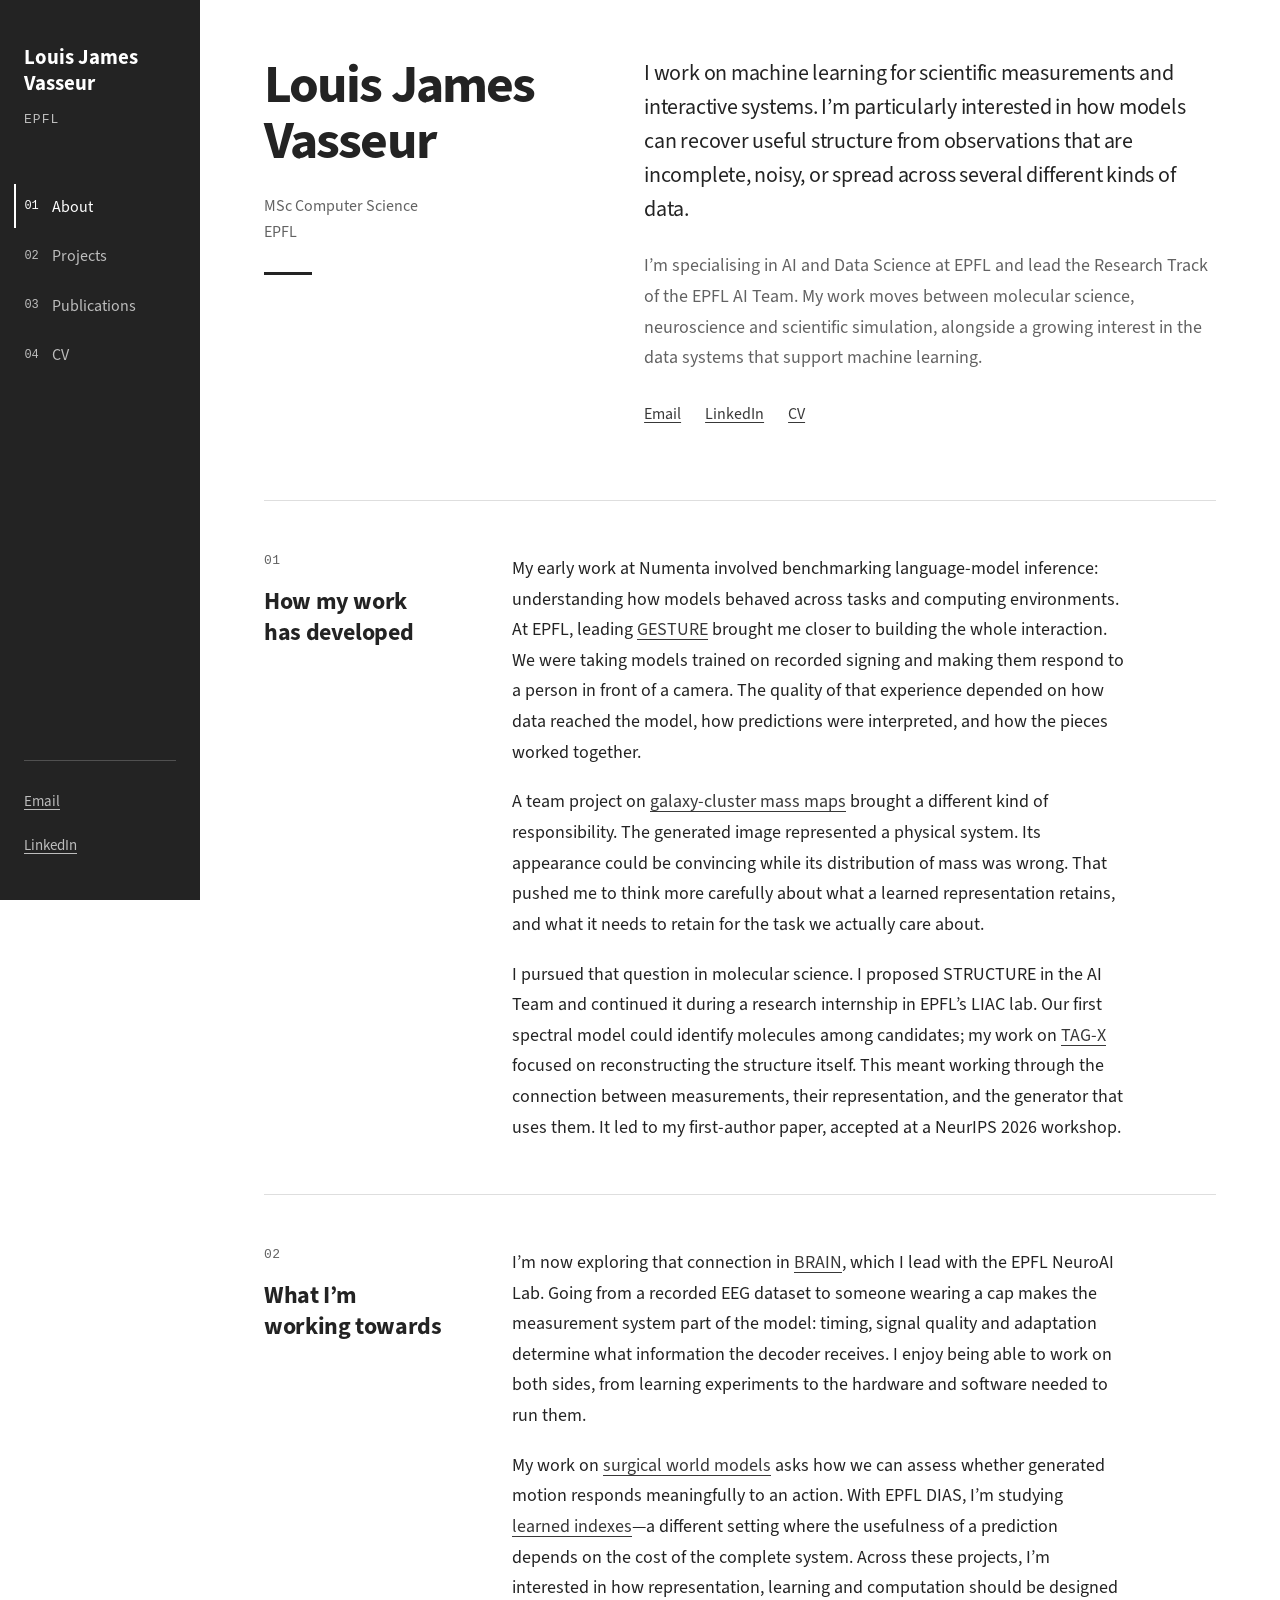
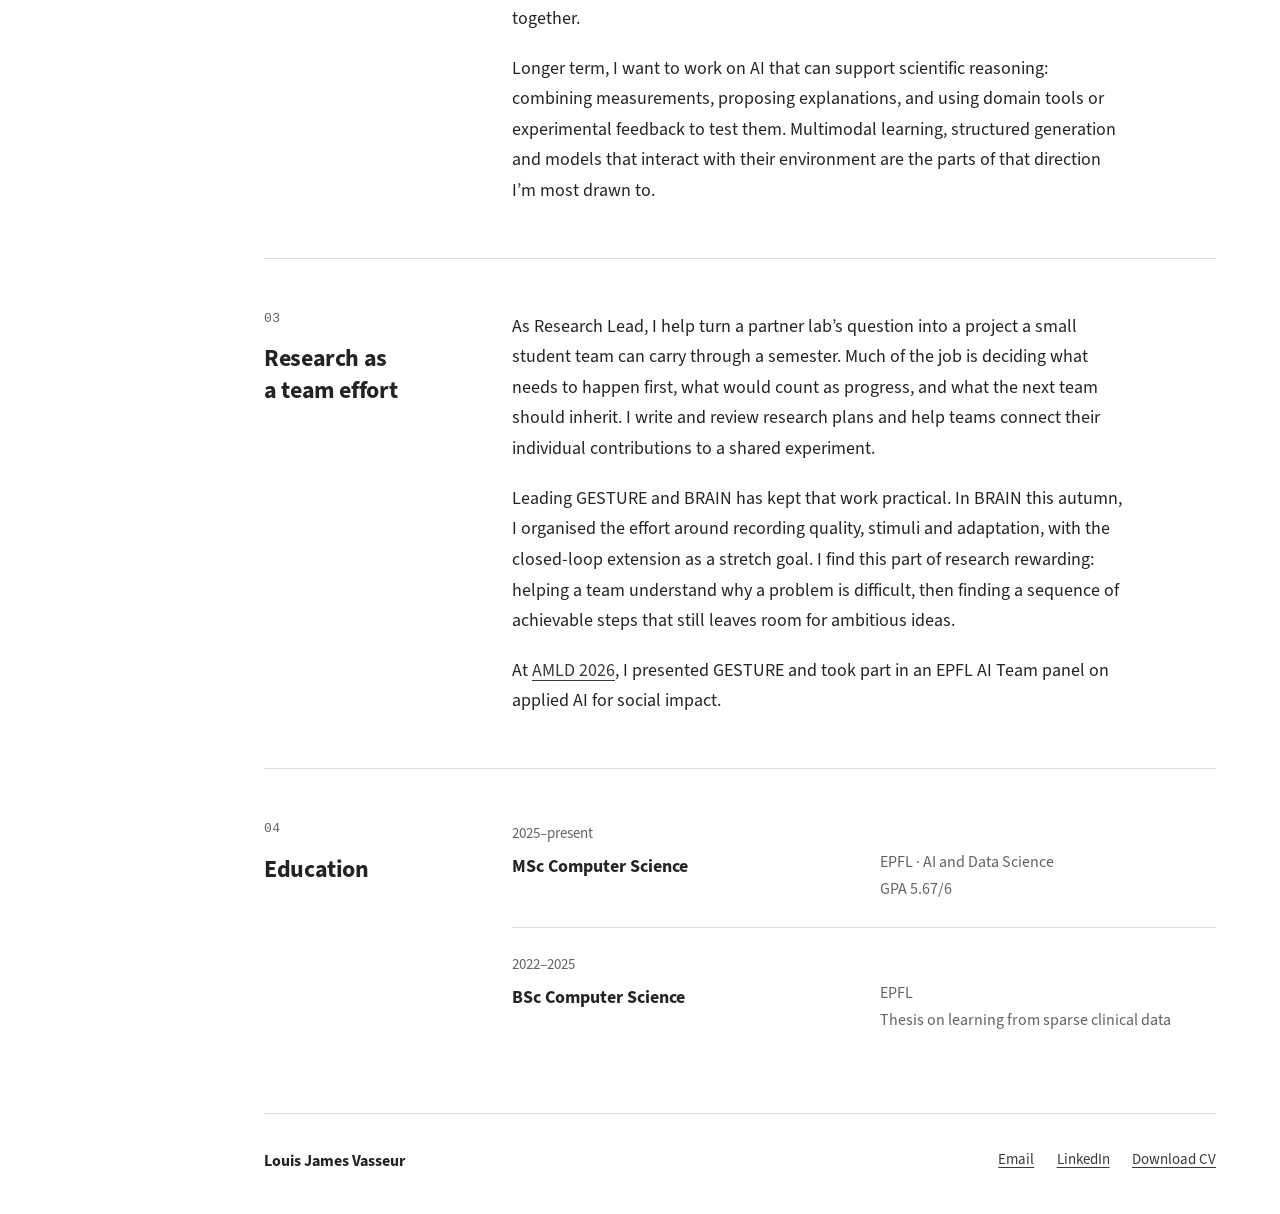
<file: index.html>
<!doctype html>
<html lang="en">
<head>
  <meta charset="utf-8">
  <meta name="viewport" content="width=device-width, initial-scale=1">
  <meta name="description" content="Louis James Vasseur is an MSc student at EPFL working on machine learning for science, multimodal learning and research systems.">
  <meta name="author" content="Louis James Vasseur">
  <meta name="theme-color" content="#ffffff">
  <meta property="og:type" content="website">
  <meta property="og:title" content="About · Louis James Vasseur">
  <meta property="og:description" content="Louis James Vasseur is an MSc student at EPFL working on machine learning for science, multimodal learning and research systems.">
  <title>About · Louis James Vasseur</title>
  <link rel="icon" type="image/svg+xml" href="data:image/svg+xml,%3Csvg xmlns='http://www.w3.org/2000/svg' viewBox='0 0 32 32'%3E%3Crect width='32' height='32' rx='3' fill='%23232323'/%3E%3Ctext x='8' y='24' font-family='Arial' font-size='24' fill='white'%3EL%3C/text%3E%3C/svg%3E">
  <link rel="stylesheet" href="style.css?v=36277647c4">
</head>
<body class="page-index">
  <a class="skip" href="#content">Skip to content</a>
  <div class="site">
    <header class="site-header">
      <a class="name" href="index.html"><span class="brand-name">Louis James<br>Vasseur</span><span class="affiliation">EPFL</span></a>
      <nav aria-label="Main navigation"><a href="index.html" aria-current="page">About</a><a href="projects.html">Projects</a><a href="publications.html">Publications</a><a href="LouisJamesVasseurCV.pdf">CV</a></nav>
      <div class="rail-contact"><a href="mailto:louis.vasseur@epfl.ch">Email</a><a href="https://www.linkedin.com/in/louis-james-vasseur-9b9a8928a/">LinkedIn</a></div>
    </header>
    <main id="content" tabindex="-1">
      <section class="profile-intro" aria-labelledby="about-title">
        <header class="profile-heading">
          <h1 id="about-title"><span class="given-name">Louis James</span> <span class="family-name">Vasseur</span></h1>
          <p class="subtitle">MSc Computer Science <span>EPFL</span></p>
          
        </header>
        <div class="profile-copy">
          <p class="lead">I work on machine learning for scientific measurements and interactive systems. I’m particularly interested in how models can recover useful structure from observations that are incomplete, noisy, or spread across several different kinds of data.</p>
          <p>I’m specialising in AI and Data Science at EPFL and lead the Research Track of the EPFL AI Team. My work moves between molecular science, neuroscience and scientific simulation, alongside a growing interest in the data systems that support machine learning.</p>
          <p class="contact-line"><a href="mailto:louis.vasseur@epfl.ch">Email</a><a href="https://www.linkedin.com/in/louis-james-vasseur-9b9a8928a/">LinkedIn</a><a href="LouisJamesVasseurCV.pdf">CV</a></p>
        </div>
      </section>

      <section class="narrative-section" aria-labelledby="path-title">
        <h2 id="path-title"><span class="section-no" aria-hidden="true">01</span>How my work has developed</h2>
        <div class="prose">
          <p>My early work at Numenta involved benchmarking language-model inference: understanding how models behaved across tasks and computing environments. At EPFL, leading <a href="projects.html#gesture">GESTURE</a> brought me closer to building the whole interaction. We were taking models trained on recorded signing and making them respond to a person in front of a camera. The quality of that experience depended on how data reached the model, how predictions were interpreted, and how the pieces worked together.</p>
          <p>A team project on <a href="projects.html#dark-matter">galaxy-cluster mass maps</a> brought a different kind of responsibility. The generated image represented a physical system. Its appearance could be convincing while its distribution of mass was wrong. That pushed me to think more carefully about what a learned representation retains, and what it needs to retain for the task we actually care about.</p>
          <p>I pursued that question in molecular science. I proposed STRUCTURE in the AI Team and continued it during a research internship in EPFL’s LIAC lab. Our first spectral model could identify molecules among candidates; my work on <a href="projects.html#tag-x">TAG-X</a> focused on reconstructing the structure itself. This meant working through the connection between measurements, their representation, and the generator that uses them. It led to my first-author paper, accepted at a NeurIPS 2026 workshop.</p>
        </div>
      </section>

      <section class="narrative-section research-direction" aria-labelledby="questions-title">
        <h2 id="questions-title"><span class="section-no" aria-hidden="true">02</span>What I’m working towards</h2>
        <div class="prose">
          <p>I’m now exploring that connection in <a href="projects.html#brain">BRAIN</a>, which I lead with the EPFL NeuroAI Lab. Going from a recorded EEG dataset to someone wearing a cap makes the measurement system part of the model: timing, signal quality and adaptation determine what information the decoder receives. I enjoy being able to work on both sides, from learning experiments to the hardware and software needed to run them.</p>
          <p>My work on <a href="projects.html#world">surgical world models</a> asks how we can assess whether generated motion responds meaningfully to an action. With EPFL DIAS, I’m studying <a href="projects.html#learned-indexes">learned indexes</a>—a different setting where the usefulness of a prediction depends on the cost of the complete system. Across these projects, I’m interested in how representation, learning and computation should be designed together.</p>
          <p>Longer term, I want to work on AI that can support scientific reasoning: combining measurements, proposing explanations, and using domain tools or experimental feedback to test them. Multimodal learning, structured generation and models that interact with their environment are the parts of that direction I’m most drawn to.</p>
        </div>
      </section>

      <section class="narrative-section" aria-labelledby="team-title">
        <h2 id="team-title"><span class="section-no" aria-hidden="true">03</span>Research as a team effort</h2>
        <div class="prose">
          <p>As Research Lead, I help turn a partner lab’s question into a project a small student team can carry through a semester. Much of the job is deciding what needs to happen first, what would count as progress, and what the next team should inherit. I write and review research plans and help teams connect their individual contributions to a shared experiment.</p>
          <p>Leading GESTURE and BRAIN has kept that work practical. In BRAIN this autumn, I organised the effort around recording quality, stimuli and adaptation, with the closed-loop extension as a stretch goal. I find this part of research rewarding: helping a team understand why a problem is difficult, then finding a sequence of achievable steps that still leaves room for ambitious ideas.</p>
          <p>At <a href="publications.html#amld-2026">AMLD 2026</a>, I presented GESTURE and took part in an EPFL AI Team panel on applied AI for social impact.</p>
        </div>
      </section>

      <section class="education-section" aria-labelledby="education-title">
        <h2 id="education-title"><span class="section-no" aria-hidden="true">04</span>Education</h2>
        <dl class="background">
          <div><dt><span class="date">2025–present</span>MSc Computer Science</dt><dd>EPFL · AI and Data Science<span>GPA 5.67/6</span></dd></div>
          <div><dt><span class="date">2022–2025</span>BSc Computer Science</dt><dd>EPFL<span>Thesis on learning from sparse clinical data</span></dd></div>
        </dl>
      </section>

    </main>
    <footer class="site-footer">
      <span>Louis James Vasseur</span>
      <div><a href="mailto:louis.vasseur@epfl.ch">Email</a><a href="https://www.linkedin.com/in/louis-james-vasseur-9b9a8928a/">LinkedIn</a><a href="LouisJamesVasseurCV.pdf" download>Download CV</a></div>
    </footer>
  </div>
</body>
</html>
</file>
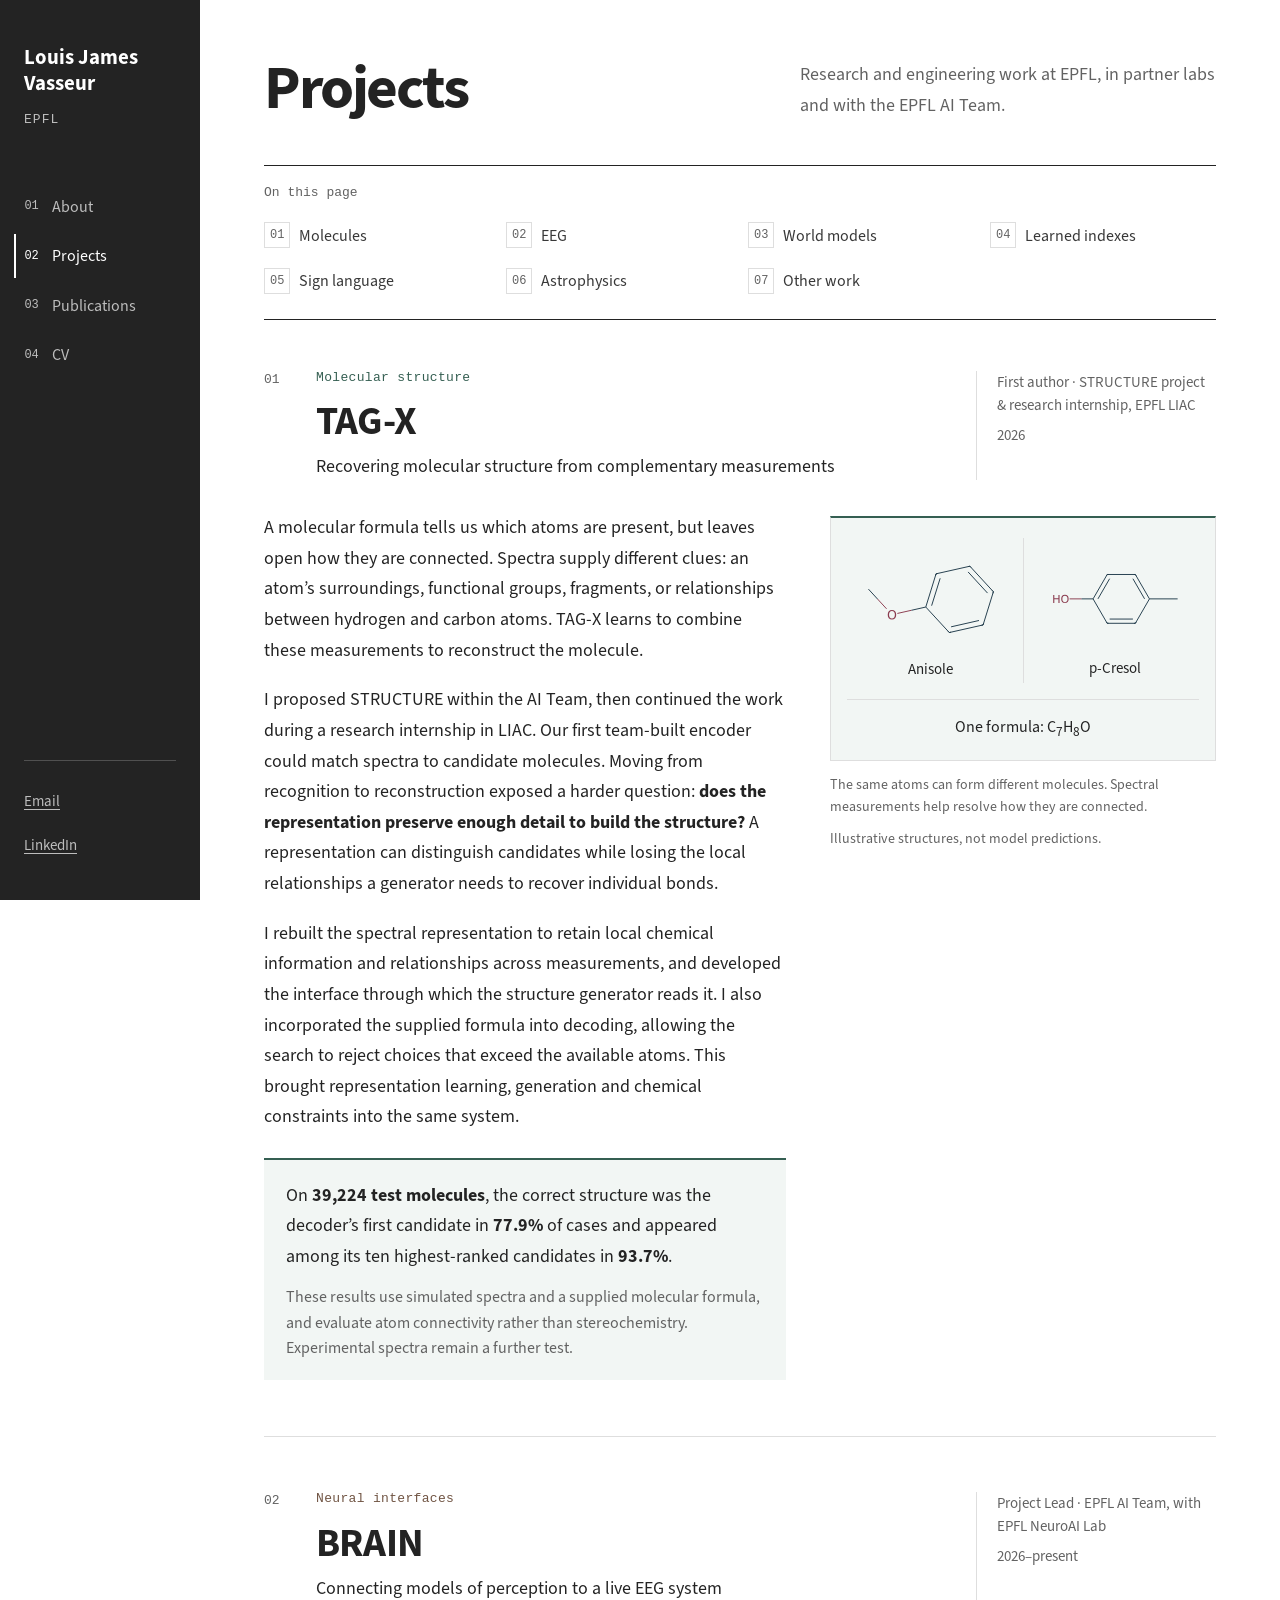
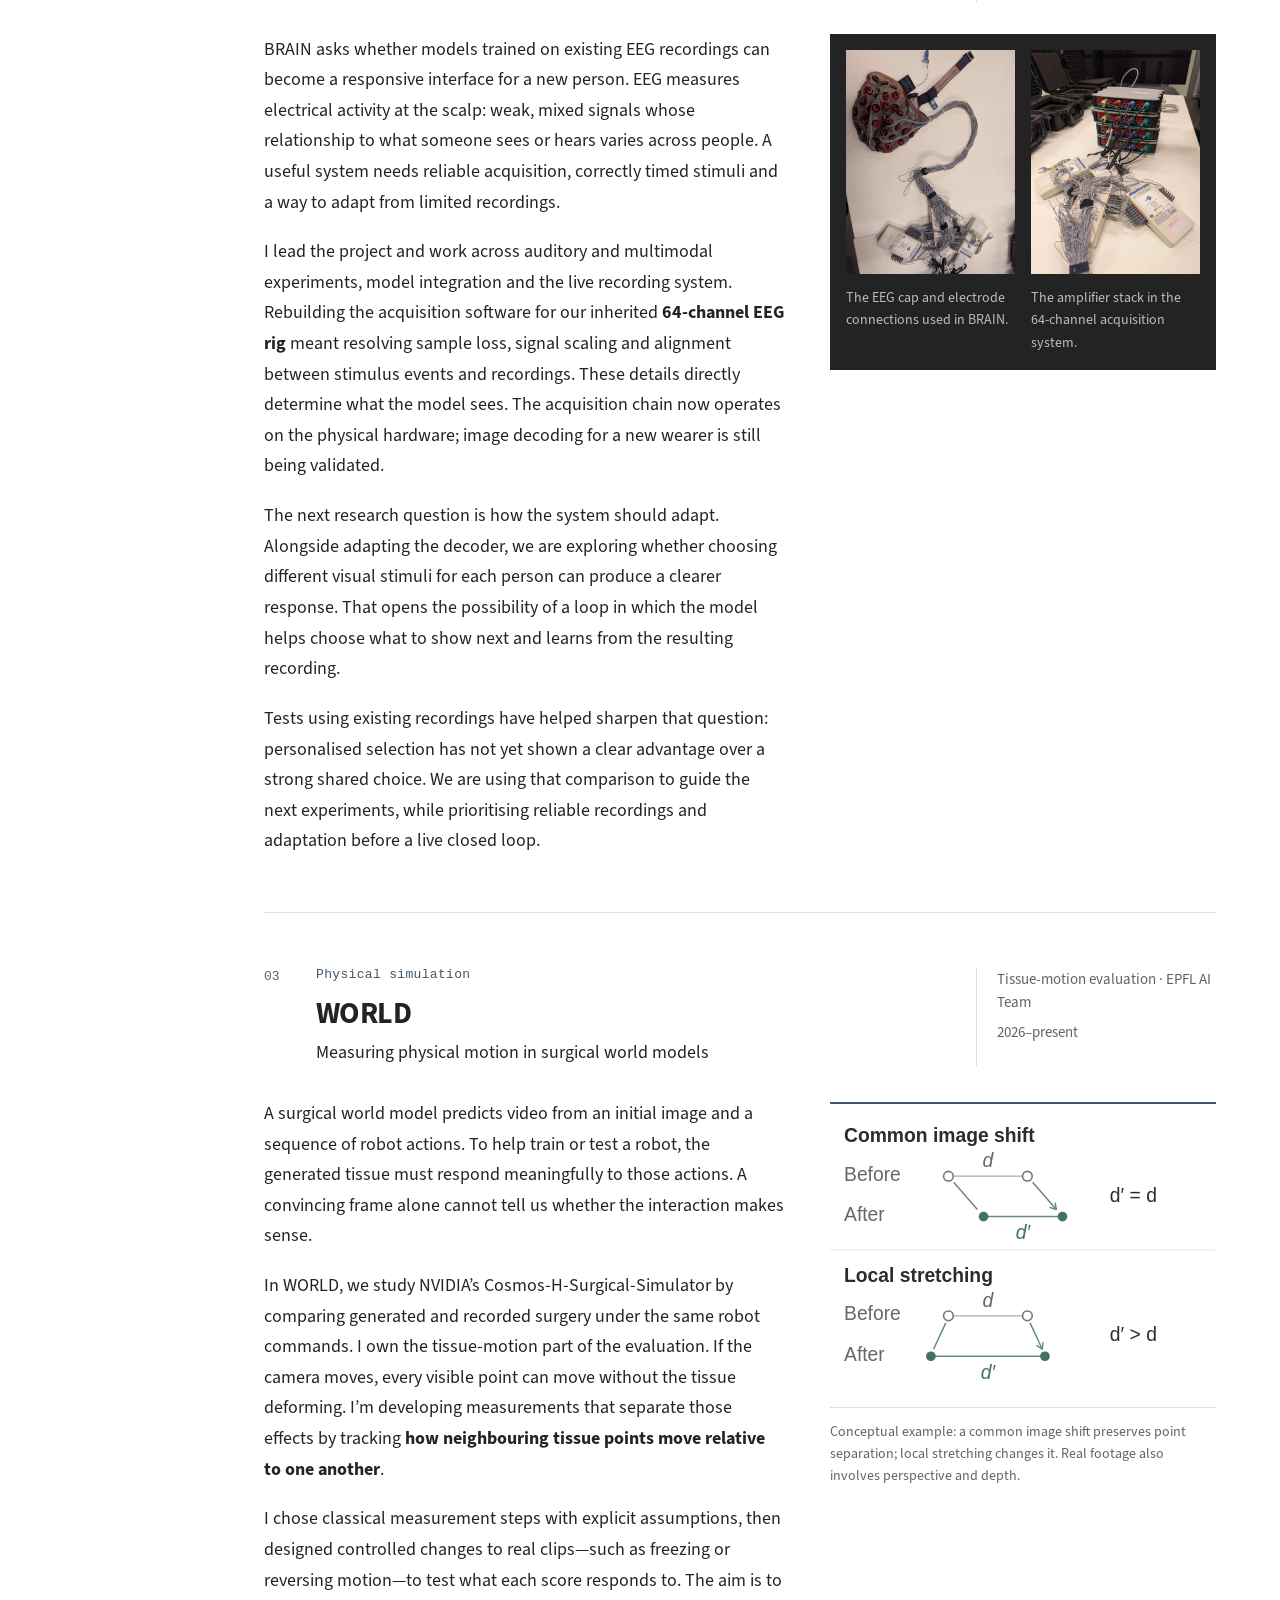
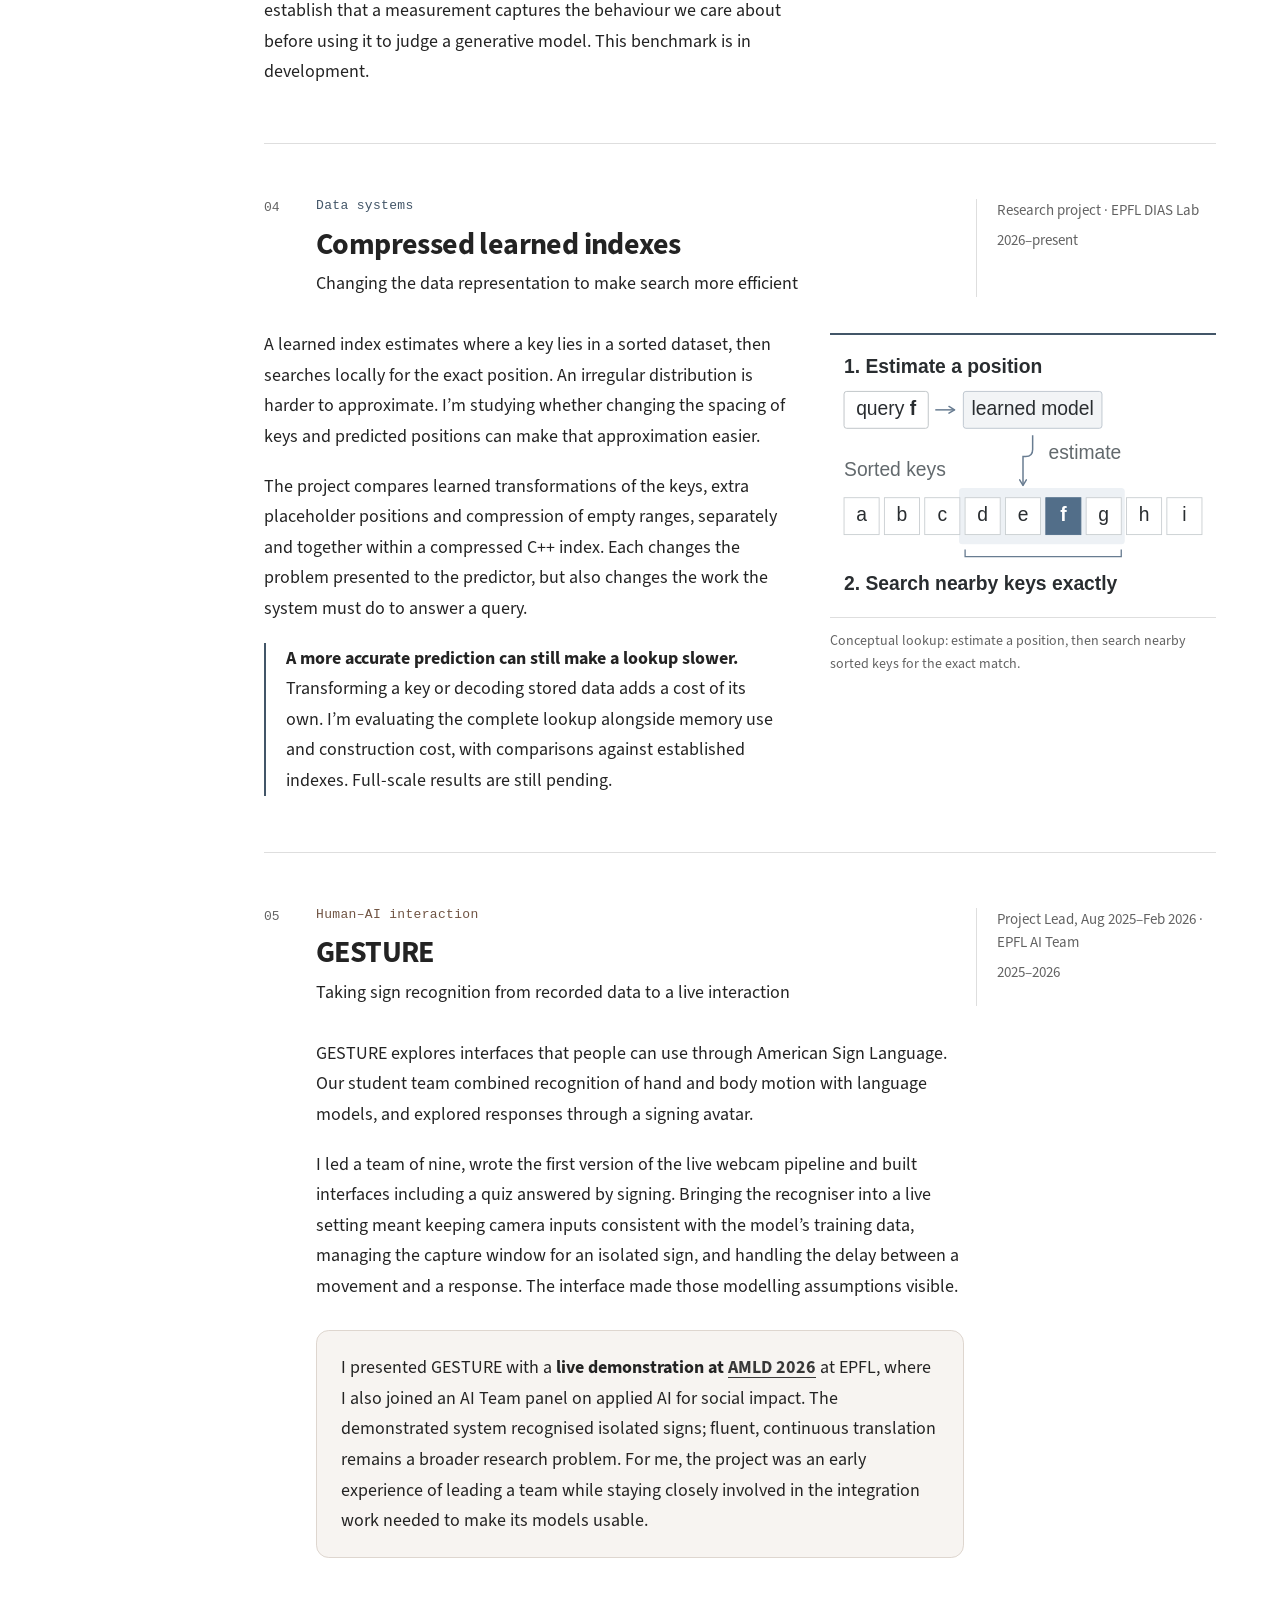
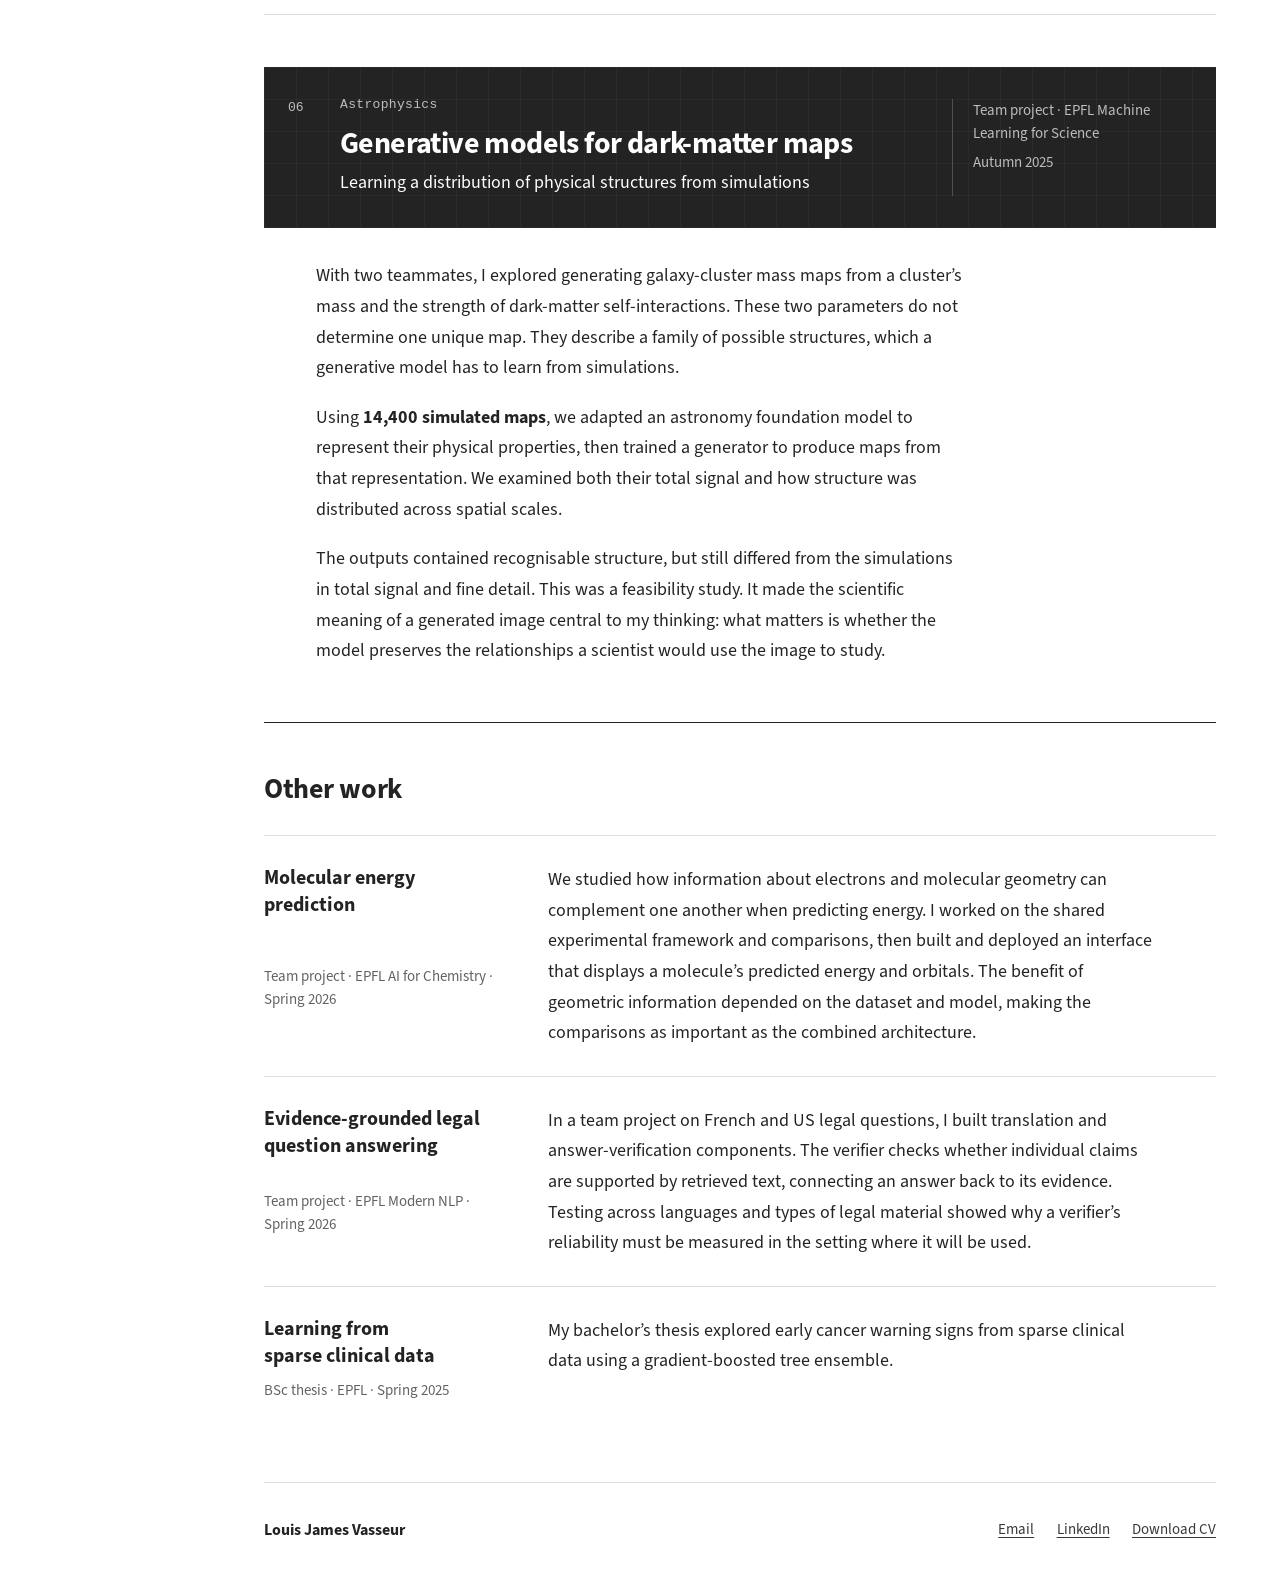
<file: projects.html>
<!doctype html>
<html lang="en">
<head>
  <meta charset="utf-8">
  <meta name="viewport" content="width=device-width, initial-scale=1">
  <meta name="description" content="Research and engineering projects by Louis James Vasseur: molecular structure, EEG, surgical world models, learned indexes and scientific generation.">
  <meta name="author" content="Louis James Vasseur">
  <meta name="theme-color" content="#ffffff">
  <meta property="og:type" content="website">
  <meta property="og:title" content="Projects · Louis James Vasseur">
  <meta property="og:description" content="Research and engineering projects by Louis James Vasseur: molecular structure, EEG, surgical world models, learned indexes and scientific generation.">
  <title>Projects · Louis James Vasseur</title>
  <link rel="icon" type="image/svg+xml" href="data:image/svg+xml,%3Csvg xmlns='http://www.w3.org/2000/svg' viewBox='0 0 32 32'%3E%3Crect width='32' height='32' rx='3' fill='%23232323'/%3E%3Ctext x='8' y='24' font-family='Arial' font-size='24' fill='white'%3EL%3C/text%3E%3C/svg%3E">
  <link rel="stylesheet" href="style.css?v=36277647c4">
</head>
<body class="page-projects">
  <a class="skip" href="#content">Skip to content</a>
  <div class="site">
    <header class="site-header">
      <a class="name" href="index.html"><span class="brand-name">Louis James<br>Vasseur</span><span class="affiliation">EPFL</span></a>
      <nav aria-label="Main navigation"><a href="index.html">About</a><a href="projects.html" aria-current="page">Projects</a><a href="publications.html">Publications</a><a href="LouisJamesVasseurCV.pdf">CV</a></nav>
      <div class="rail-contact"><a href="mailto:louis.vasseur@epfl.ch">Email</a><a href="https://www.linkedin.com/in/louis-james-vasseur-9b9a8928a/">LinkedIn</a></div>
    </header>
    <main id="content" tabindex="-1">
      <div class="page-heading">
        <h1>Projects</h1>
        <p class="page-intro">Research and engineering work at EPFL, in partner labs and with the EPFL AI Team.</p>
      </div>
      <div class="project-directory">
        <p class="directory-label">On this page</p>
        <nav class="project-index" aria-label="Projects on this page">
        <a href="#tag-x"><span aria-hidden="true">01</span>Molecules</a><a href="#brain"><span aria-hidden="true">02</span>EEG</a><a href="#world"><span aria-hidden="true">03</span>World models</a><a href="#learned-indexes"><span aria-hidden="true">04</span>Learned indexes</a><a href="#gesture"><span aria-hidden="true">05</span>Sign language</a><a href="#dark-matter"><span aria-hidden="true">06</span>Astrophysics</a><a href="#other-work"><span aria-hidden="true">07</span>Other work</a>
        </nav>
      </div>

      <article class="project project-featured project-molecules" id="tag-x" aria-labelledby="tag-x-title">
        <header class="project-heading">
          <span class="entry-number" aria-hidden="true">01</span>
          <p class="project-field">Molecular structure</p>
          <h2 id="tag-x-title">TAG-X</h2>
          <p class="project-subtitle">Recovering molecular structure from complementary measurements</p>
          <p class="role"><span>First author · STRUCTURE project &amp; research internship, EPFL LIAC</span><span class="date">2026</span></p>
        </header>
        <div class="project-layout">
          <div class="prose">
            <p>A molecular formula tells us which atoms are present, but leaves open how they are connected. Spectra supply different clues: an atom’s surroundings, functional groups, fragments, or relationships between hydrogen and carbon atoms. TAG-X learns to combine these measurements to reconstruct the molecule.</p>
            <p>I proposed STRUCTURE within the AI Team, then continued the work during a research internship in LIAC. Our first team-built encoder could match spectra to candidate molecules. Moving from recognition to reconstruction exposed a harder question: <strong>does the representation preserve enough detail to build the structure?</strong> A representation can distinguish candidates while losing the local relationships a generator needs to recover individual bonds.</p>
            <p>I rebuilt the spectral representation to retain local chemical information and relationships across measurements, and developed the interface through which the structure generator reads it. I also incorporated the supplied formula into decoding, allowing the search to reject choices that exceed the available atoms. This brought representation learning, generation and chemical constraints into the same system.</p>
            <div class="research-result">
              <p class="result">On <strong>39,224 test molecules</strong>, the correct structure was the decoder’s first candidate in <strong>77.9%</strong> of cases and appeared among its ten highest-ranked candidates in <strong>93.7%</strong>.</p>
            <p class="scope">These results use simulated spectra and a supplied molecular formula, and evaluate atom connectivity rather than stereochemistry. Experimental spectra remain a further test.</p>
            </div>
          </div>
          <aside class="project-aside">
            <figure class="molecule-figure">
              <div class="molecule-pair">
                <div><img src="assets/anisole.svg" alt="Anisole: a benzene ring bonded to oxygen, which is bonded to a methyl group." width="480" height="320" loading="lazy"><span>Anisole</span></div>
                <div><img src="assets/p-cresol.svg" alt="p-Cresol: a benzene ring with a hydroxyl group and a methyl group in opposite positions." width="480" height="320" loading="lazy"><span>p-Cresol</span></div>
                <p>One formula: C<sub>7</sub>H<sub>8</sub>O</p>
              </div>
              <figcaption>The same atoms can form different molecules. Spectral measurements help resolve how they are connected. <span>Illustrative structures, not model predictions.</span></figcaption>
            </figure>
          </aside>
        </div>
      </article>

      <article class="project project-featured project-neural" id="brain" aria-labelledby="brain-title">
        <header class="project-heading">
          <span class="entry-number" aria-hidden="true">02</span>
          <p class="project-field">Neural interfaces</p>
          <h2 id="brain-title">BRAIN</h2>
          <p class="project-subtitle">Connecting models of perception to a live EEG system</p>
          <p class="role"><span>Project Lead · EPFL AI Team, with EPFL NeuroAI Lab</span><span class="date">2026–present</span></p>
        </header>
        <div class="project-layout">
          <div class="prose">
            <p>BRAIN asks whether models trained on existing EEG recordings can become a responsive interface for a new person. EEG measures electrical activity at the scalp: weak, mixed signals whose relationship to what someone sees or hears varies across people. A useful system needs reliable acquisition, correctly timed stimuli and a way to adapt from limited recordings.</p>
            <p>I lead the project and work across auditory and multimodal experiments, model integration and the live recording system. Rebuilding the acquisition software for our inherited <strong>64-channel EEG rig</strong> meant resolving sample loss, signal scaling and alignment between stimulus events and recordings. These details directly determine what the model sees. The acquisition chain now operates on the physical hardware; image decoding for a new wearer is still being validated.</p>
            <p>The next research question is how the system should adapt. Alongside adapting the decoder, we are exploring whether choosing different visual stimuli for each person can produce a clearer response. That opens the possibility of a loop in which the model helps choose what to show next and learns from the resulting recording.</p>
            <p>Tests using existing recordings have helped sharpen that question: personalised selection has not yet shown a clear advantage over a strong shared choice. We are using that comparison to guide the next experiments, while prioritising reliable recordings and adaptation before a live closed loop.</p>
          </div>
          <aside class="project-aside hardware-aside">
            <figure class="hardware-figure">
              <img src="assets/brain-cap.webp" alt="The BRAIN project's EEG cap with electrode cables and connection boxes laid out on a laboratory table." width="1054" height="1400" loading="lazy">
              <figcaption>The EEG cap and electrode connections used in BRAIN.</figcaption>
            </figure>
            <figure class="hardware-figure amplifier-figure">
              <img src="assets/brain-amplifiers.webp" alt="Four stacked g.USBamp amplifiers and their connected leads in the BRAIN acquisition rig." width="1054" height="1400" loading="lazy">
              <figcaption>The amplifier stack in the 64-channel acquisition system.</figcaption>
            </figure>
          </aside>
        </div>
      </article>

      <article class="project project-simulation" id="world" aria-labelledby="world-title">
        <header class="project-heading">
          <span class="entry-number" aria-hidden="true">03</span>
          <p class="project-field">Physical simulation</p>
          <h2 id="world-title">WORLD</h2>
          <p class="project-subtitle">Measuring physical motion in surgical world models</p>
          <p class="role"><span>Tissue-motion evaluation · EPFL AI Team</span><span class="date">2026–present</span></p>
        </header>
        <div class="project-layout">
          <div class="prose">
          <p>A surgical world model predicts video from an initial image and a sequence of robot actions. To help train or test a robot, the generated tissue must respond meaningfully to those actions. A convincing frame alone cannot tell us whether the interaction makes sense.</p>
          <p>In WORLD, we study NVIDIA’s Cosmos-H-Surgical-Simulator by comparing generated and recorded surgery under the same robot commands. I own the tissue-motion part of the evaluation. If the camera moves, every visible point can move without the tissue deforming. I’m developing measurements that separate those effects by tracking <strong>how neighbouring tissue points move relative to one another</strong>.</p>
          <p>I chose classical measurement steps with explicit assumptions, then designed controlled changes to real clips—such as freezing or reversing motion—to test what each score responds to. The aim is to establish that a measurement captures the behaviour we care about before using it to judge a generative model. This benchmark is in development.</p>
          </div>
          <aside class="project-aside">
            <figure class="concept-figure">
              <img src="assets/world-motion-concept.svg" alt="Conceptual diagram: translating both tracked points together preserves their separation, while local stretching changes it." width="440" height="312" loading="lazy">
              <figcaption>Conceptual example: a common image shift preserves point separation; local stretching changes it. Real footage also involves perspective and depth.</figcaption>
            </figure>
          </aside>
        </div>
      </article>

      <article class="project project-systems" id="learned-indexes" aria-labelledby="indexes-title">
        <header class="project-heading">
          <span class="entry-number" aria-hidden="true">04</span>
          <p class="project-field">Data systems</p>
          <h2 id="indexes-title">Compressed learned indexes</h2>
          <p class="project-subtitle">Changing the data representation to make search more efficient</p>
          <p class="role"><span>Research project · EPFL DIAS Lab</span><span class="date">2026–present</span></p>
        </header>
        <div class="project-layout">
          <div class="prose">
          <p>A learned index estimates where a key lies in a sorted dataset, then searches locally for the exact position. An irregular distribution is harder to approximate. I’m studying whether changing the spacing of keys and predicted positions can make that approximation easier.</p>
          <p>The project compares learned transformations of the keys, extra placeholder positions and compression of empty ranges, separately and together within a compressed C++ index. Each changes the problem presented to the predictor, but also changes the work the system must do to answer a query.</p>
          <p><strong>A more accurate prediction can still make a lookup slower.</strong> Transforming a key or decoding stored data adds a cost of its own. I’m evaluating the complete lookup alongside memory use and construction cost, with comparisons against established indexes. Full-scale results are still pending.</p>
          </div>
          <aside class="project-aside">
            <figure class="concept-figure">
              <img src="assets/learned-index-concept.svg" alt="Illustrative sorted keys: the model estimates a position near e, then an exact local search finds the requested key f." width="440" height="288" loading="lazy">
              <figcaption>Conceptual lookup: estimate a position, then search nearby sorted keys for the exact match.</figcaption>
            </figure>
          </aside>
        </div>
      </article>

      <article class="project project-interaction" id="gesture" aria-labelledby="gesture-title">
        <header class="project-heading">
          <span class="entry-number" aria-hidden="true">05</span>
          <p class="project-field">Human–AI interaction</p>
          <h2 id="gesture-title">GESTURE</h2>
          <p class="project-subtitle">Taking sign recognition from recorded data to a live interaction</p>
          <p class="role"><span>Project Lead, Aug 2025–Feb 2026 · EPFL AI Team</span><span class="date">2025–2026</span></p>
        </header>
        <div class="project-body prose">
          <p>GESTURE explores interfaces that people can use through American Sign Language. Our student team combined recognition of hand and body motion with language models, and explored responses through a signing avatar.</p>
          <p>I led a team of nine, wrote the first version of the live webcam pipeline and built interfaces including a quiz answered by signing. Bringing the recogniser into a live setting meant keeping camera inputs consistent with the model’s training data, managing the capture window for an isolated sign, and handling the delay between a movement and a response. The interface made those modelling assumptions visible.</p>
          <p>I presented GESTURE with a <strong>live demonstration at <a href="publications.html#amld-2026">AMLD 2026</a></strong> at EPFL, where I also joined an AI Team panel on applied AI for social impact. The demonstrated system recognised isolated signs; fluent, continuous translation remains a broader research problem. For me, the project was an early experience of leading a team while staying closely involved in the integration work needed to make its models usable.</p>
        </div>
      </article>

      <article class="project project-astro" id="dark-matter" aria-labelledby="dark-matter-title">
        <header class="project-heading">
          <span class="entry-number" aria-hidden="true">06</span>
          <p class="project-field">Astrophysics</p>
          <h2 id="dark-matter-title">Generative models for dark-matter maps</h2>
          <p class="project-subtitle">Learning a distribution of physical structures from simulations</p>
          <p class="role"><span>Team project · EPFL Machine Learning for Science</span><span class="date">Autumn 2025</span></p>
        </header>
        <div class="project-body prose">
          <p>With two teammates, I explored generating galaxy-cluster mass maps from a cluster’s mass and the strength of dark-matter self-interactions. These two parameters do not determine one unique map. They describe a family of possible structures, which a generative model has to learn from simulations.</p>
          <p>Using <strong>14,400 simulated maps</strong>, we adapted an astronomy foundation model to represent their physical properties, then trained a generator to produce maps from that representation. We examined both their total signal and how structure was distributed across spatial scales.</p>
          <p>The outputs contained recognisable structure, but still differed from the simulations in total signal and fine detail. This was a feasibility study. It made the scientific meaning of a generated image central to my thinking: what matters is whether the model preserves the relationships a scientist would use the image to study.</p>
        </div>
      </article>

      <section class="other-work" id="other-work" aria-labelledby="other-title">
        <h2 id="other-title">Other work</h2>
        <article class="short-project" id="molecular-energies">
          <h3>Molecular energy prediction</h3>
          <p class="role">Team project · EPFL AI for Chemistry · Spring 2026</p>
          <p>We studied how information about electrons and molecular geometry can complement one another when predicting energy. I worked on the shared experimental framework and comparisons, then built and deployed an interface that displays a molecule’s predicted energy and orbitals. The benefit of geometric information depended on the dataset and model, making the comparisons as important as the combined architecture.</p>
        </article>
        <article class="short-project" id="legal-qa">
          <h3>Evidence-grounded legal question answering</h3>
          <p class="role">Team project · EPFL Modern NLP · Spring 2026</p>
          <p>In a team project on French and US legal questions, I built translation and answer-verification components. The verifier checks whether individual claims are supported by retrieved text, connecting an answer back to its evidence. Testing across languages and types of legal material showed why a verifier’s reliability must be measured in the setting where it will be used.</p>
        </article>
        <article class="short-project" id="bsc-thesis">
          <h3>Learning from sparse clinical data</h3>
          <p class="role">BSc thesis · EPFL · Spring 2025</p>
          <p>My bachelor’s thesis explored early cancer warning signs from sparse clinical data using a gradient-boosted tree ensemble.</p>
        </article>
      </section>

    </main>
    <footer class="site-footer">
      <span>Louis James Vasseur</span>
      <div><a href="mailto:louis.vasseur@epfl.ch">Email</a><a href="https://www.linkedin.com/in/louis-james-vasseur-9b9a8928a/">LinkedIn</a><a href="LouisJamesVasseurCV.pdf" download>Download CV</a></div>
    </footer>
  </div>
</body>
</html>
</file>
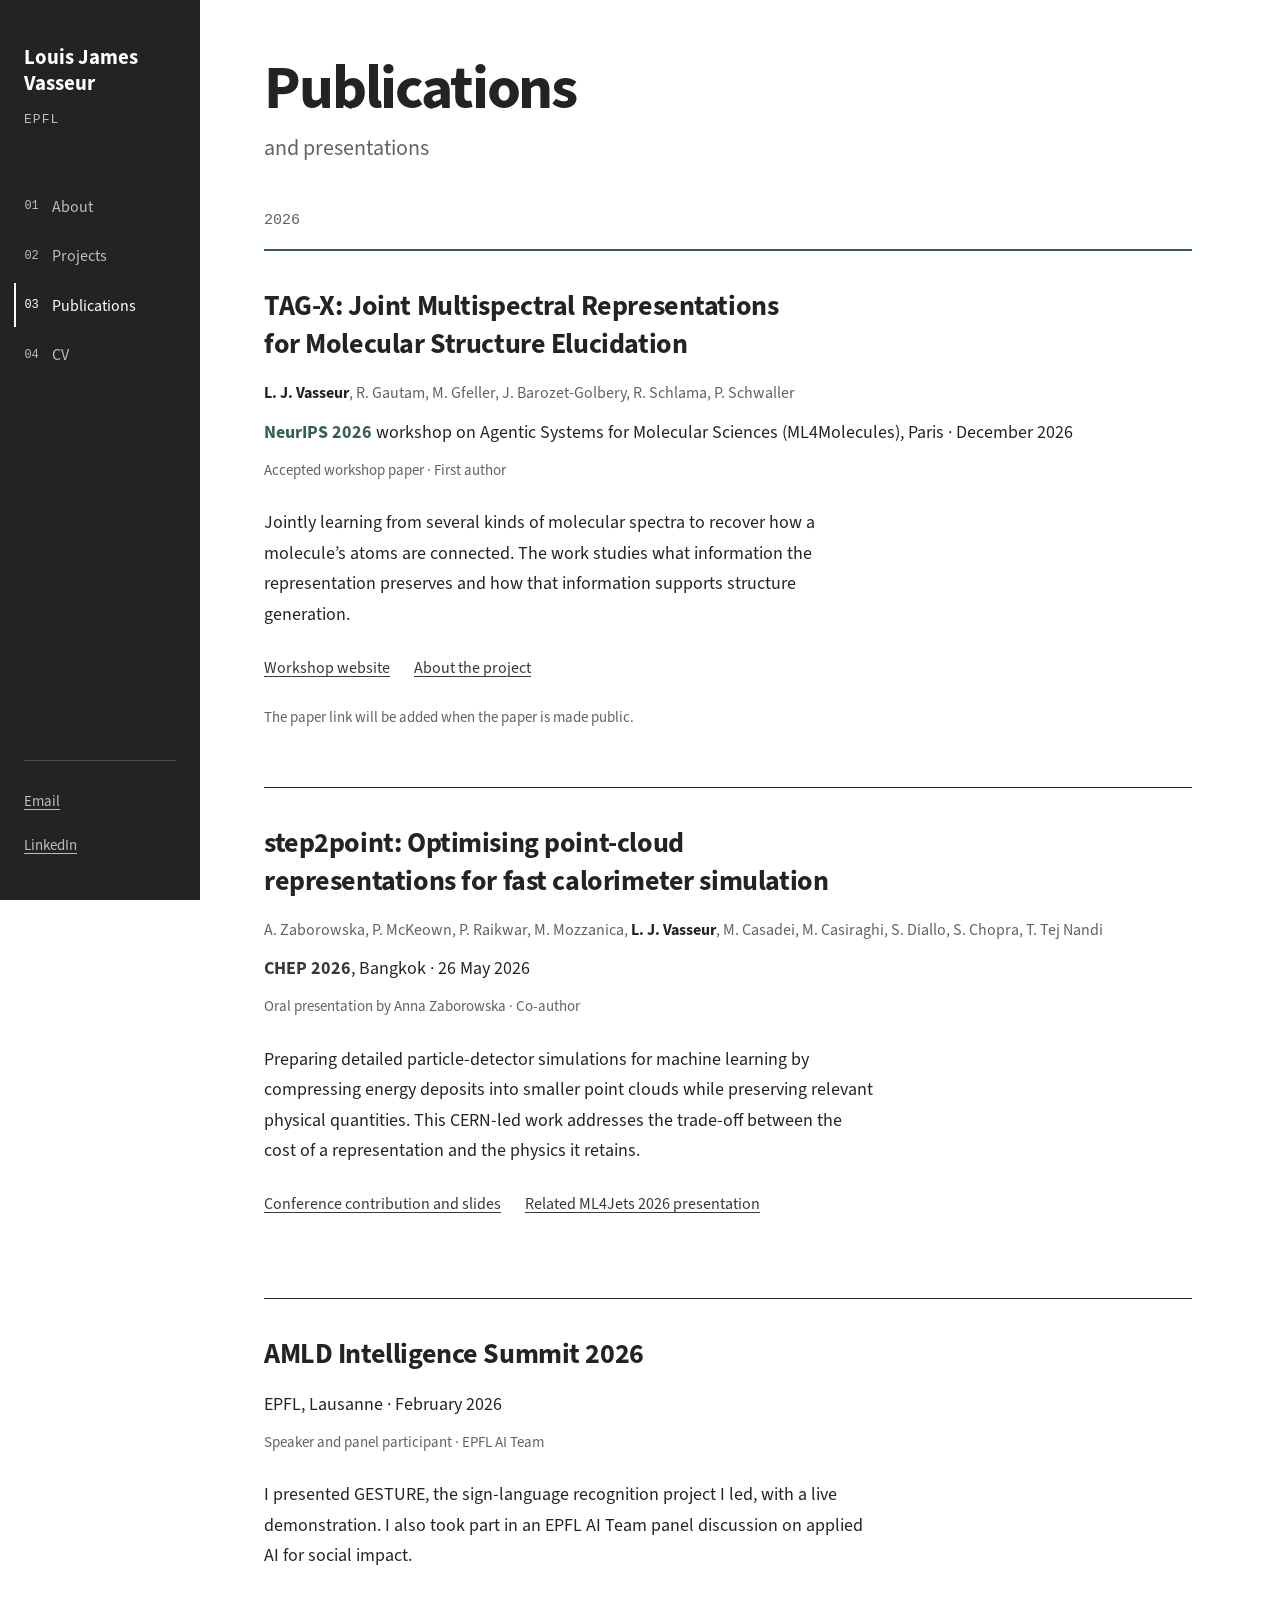
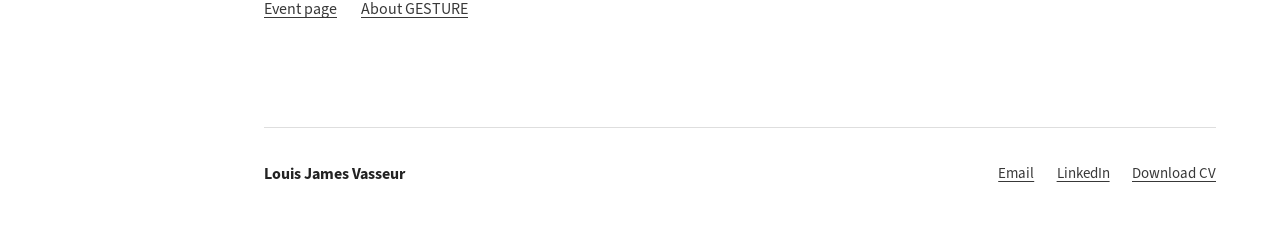
<file: publications.html>
<!doctype html>
<html lang="en">
<head>
  <meta charset="utf-8">
  <meta name="viewport" content="width=device-width, initial-scale=1">
  <meta name="description" content="Publications and presentations by Louis James Vasseur: TAG-X at a NeurIPS 2026 workshop, step2point at CHEP 2026, and speaking and panel participation at AMLD 2026.">
  <meta name="author" content="Louis James Vasseur">
  <meta name="theme-color" content="#ffffff">
  <meta property="og:type" content="website">
  <meta property="og:title" content="Publications · Louis James Vasseur">
  <meta property="og:description" content="Publications and presentations by Louis James Vasseur: TAG-X at a NeurIPS 2026 workshop, step2point at CHEP 2026, and speaking and panel participation at AMLD 2026.">
  <title>Publications · Louis James Vasseur</title>
  <link rel="icon" type="image/svg+xml" href="data:image/svg+xml,%3Csvg xmlns='http://www.w3.org/2000/svg' viewBox='0 0 32 32'%3E%3Crect width='32' height='32' rx='3' fill='%23232323'/%3E%3Ctext x='8' y='24' font-family='Arial' font-size='24' fill='white'%3EL%3C/text%3E%3C/svg%3E">
  <link rel="stylesheet" href="style.css?v=36277647c4">
</head>
<body class="page-publications">
  <a class="skip" href="#content">Skip to content</a>
  <div class="site">
    <header class="site-header">
      <a class="name" href="index.html"><span class="brand-name">Louis James<br>Vasseur</span><span class="affiliation">EPFL</span></a>
      <nav aria-label="Main navigation"><a href="index.html">About</a><a href="projects.html">Projects</a><a href="publications.html" aria-current="page">Publications</a><a href="LouisJamesVasseurCV.pdf">CV</a></nav>
      <div class="rail-contact"><a href="mailto:louis.vasseur@epfl.ch">Email</a><a href="https://www.linkedin.com/in/louis-james-vasseur-9b9a8928a/">LinkedIn</a></div>
    </header>
    <main id="content" tabindex="-1">
      <div class="page-heading publication-page-heading"><h1>Publications <span class="title-secondary">and presentations</span></h1></div>
      <p class="year">2026</p>
      <article class="publication" id="tag-x" aria-labelledby="tag-x-title">
        <h2 id="tag-x-title">TAG-X: Joint Multispectral Representations for Molecular Structure Elucidation</h2>
        <div class="publication-meta">
        <p class="authors"><strong>L. J. Vasseur</strong>, R. Gautam, M. Gfeller, J. Barozet-Golbery, R. Schlama, P. Schwaller</p>
        <p class="venue"><a class="venue-name" href="https://moleculediscovery.github.io/workshop2026/">NeurIPS 2026</a> workshop on Agentic Systems for Molecular Sciences (ML4Molecules), Paris · December 2026</p>
        <p class="publication-status">Accepted workshop paper · First author</p>
        </div>
        <p class="prose">Jointly learning from several kinds of molecular spectra to recover how a molecule’s atoms are connected. The work studies what information the representation preserves and how that information supports structure generation.</p>
        <p class="project-links"><a href="https://moleculediscovery.github.io/workshop2026/">Workshop website</a><a href="projects.html#tag-x">About the project</a></p>
        <p class="availability">The paper link will be added when the paper is made public.</p>
      </article>

      <article class="publication" id="step2point" aria-labelledby="step2point-title">
        <h2 id="step2point-title"><a href="https://indico.cern.ch/event/1471803/contributions/6967990/">step2point: Optimising point-cloud representations for fast calorimeter simulation</a></h2>
        <div class="publication-meta">
        <p class="authors">A. Zaborowska, P. McKeown, P. Raikwar, M. Mozzanica, <strong>L. J. Vasseur</strong>, M. Casadei, M. Casiraghi, S. Diallo, S. Chopra, T. Tej Nandi</p>
        <p class="venue"><a class="venue-name" href="https://indico.cern.ch/event/1471803/contributions/6967990/">CHEP 2026</a>, Bangkok · 26 May 2026</p>
        <p class="publication-status">Oral presentation by Anna Zaborowska · Co-author</p>
        </div>
        <p class="prose">Preparing detailed particle-detector simulations for machine learning by compressing energy deposits into smaller point clouds while preserving relevant physical quantities. This CERN-led work addresses the trade-off between the cost of a representation and the physics it retains.</p>
        <p class="project-links"><a href="https://indico.cern.ch/event/1471803/contributions/6967990/">Conference contribution and slides</a><a href="https://indico.global/event/15240/contributions/165256/">Related ML4Jets 2026 presentation</a></p>
      </article>

      <article class="publication" id="amld-2026" aria-labelledby="amld-title">
        <h2 id="amld-title"><a href="https://memento.epfl.ch/event/epfl-amld-intelligence-summit-2026/">AMLD Intelligence Summit 2026</a></h2>
        <div class="publication-meta">
          <p class="venue">EPFL, Lausanne · February 2026</p>
          <p class="publication-status">Speaker and panel participant · EPFL AI Team</p>
        </div>
        <p class="prose">I presented GESTURE, the sign-language recognition project I led, with a live demonstration. I also took part in an EPFL AI Team panel discussion on applied AI for social impact.</p>
        <p class="project-links"><a href="https://memento.epfl.ch/event/epfl-amld-intelligence-summit-2026/">Event page</a><a href="projects.html#gesture">About GESTURE</a></p>
      </article>

    </main>
    <footer class="site-footer">
      <span>Louis James Vasseur</span>
      <div><a href="mailto:louis.vasseur@epfl.ch">Email</a><a href="https://www.linkedin.com/in/louis-james-vasseur-9b9a8928a/">LinkedIn</a><a href="LouisJamesVasseurCV.pdf" download>Download CV</a></div>
    </footer>
  </div>
</body>
</html>
</file>
<file: style.css>
@font-face { font-family: Source; src: url('SourceSans3-Regular.otf') format('opentype'); font-weight: 400; font-display: swap; }
@font-face { font-family: Source; src: url('SourceSans3-Bold.otf') format('opentype'); font-weight: 700; font-display: swap; }
:root {
  --ink: #232323;
  --muted: #626262;
  --accent: #383838;
  --rule: #dedede;
  --paper: #f5f5f5;
  --selection: #e2e2e2;
  --rail: #232323;
  --rail-text: #ffffff;
  --rail-muted: #bdbdbd;
  --chemistry: #355f52;
  --instrument: #705443;
  --computation: #435668;
  --mono: 'SFMono-Regular', Consolas, 'Liberation Mono', monospace;
}
* { box-sizing: border-box; }
html { scroll-behavior: smooth; scroll-padding-top: 2rem; }
body { margin: 0; background: var(--paper); color: var(--ink); font-family: Source, Arial, sans-serif; font-size: 1.125rem; line-height: 1.7; -webkit-font-smoothing: antialiased; overflow-wrap: break-word; }
::selection { background: var(--selection); color: var(--ink); }
a { color: var(--accent); text-decoration-thickness: 1px; text-underline-offset: .2em; transition: color 150ms ease, background-color 150ms ease, border-color 150ms ease; }
a:hover { color: #000; text-decoration-thickness: 2px; }
a:focus-visible { outline: 2px solid var(--ink); outline-offset: 5px; }
img { display: block; max-width: 100%; height: auto; }
figure { margin: 0; }
p { margin: 0 0 1.2rem; }
p:last-child { margin-bottom: 0; }
strong { font-weight: 700; }
h1, h2, h3 { color: var(--ink); text-wrap: balance; }
h1 { font-size: clamp(2.75rem, 4.8vw, 4.25rem); font-weight: 700; line-height: 1.05; letter-spacing: -.035em; margin: 0 0 1.25rem; }
h2 { font-size: 1.625rem; font-weight: 700; line-height: 1.3; letter-spacing: -.015em; margin: 0 0 1.3rem; }
h3 { font-size: 1.25rem; line-height: 1.35; margin: 0; }
.site { display: grid; grid-template-columns: 12.5rem minmax(0, 1fr); grid-template-areas: 'rail main' 'rail footer'; max-width: 100rem; min-height: 100vh; margin: 0 auto; background: #fff; }
.site-header { grid-area: rail; position: sticky; top: 0; height: 100vh; height: 100dvh; display: flex; flex-direction: column; align-items: stretch; gap: 3.5rem; padding: 2.75rem 1.5rem 2rem; background: var(--rail); color: var(--rail-text); }
.name { display: flex; flex-direction: column; gap: 1rem; color: var(--rail-text); text-decoration: none; line-height: 1.25; }
.name:hover { color: var(--rail-text); }
.brand-name { font-size: 1.3rem; font-weight: 700; }
.affiliation { color: var(--rail-muted); font-family: var(--mono); font-size: .8125rem; letter-spacing: .08em; }
.site-header nav { display: flex; flex-direction: column; gap: .35rem; counter-reset: nav-item; font-size: 1rem; }
.site-header nav a { display: flex; align-items: center; gap: .85rem; min-height: 2.75rem; margin-left: -.6rem; padding: .45rem .5rem; border-left: 2px solid transparent; text-decoration: none; color: var(--rail-muted); }
.site-header nav a::before { counter-increment: nav-item; content: counter(nav-item, decimal-leading-zero); font-family: var(--mono); font-size: .75rem; }
.site-header nav a:hover { color: var(--rail-text); background: #303030; }
.site-header nav a[aria-current='page'] { color: var(--rail-text); border-left-color: var(--rail-text); }
.site-header a:focus-visible { outline-color: var(--rail-text); }
.rail-contact { display: flex; flex-direction: column; margin-top: auto; padding-top: 1.2rem; border-top: 1px solid #505050; font-size: .9375rem; }
.rail-contact a { display: inline-flex; align-items: center; min-height: 2.75rem; color: var(--rail-muted); }
.rail-contact a:hover { color: var(--rail-text); }
main { grid-area: main; min-width: 0; padding: 3.5rem 4rem 5rem; }
main:focus { outline: none; }
.prose { max-width: 68ch; min-width: 0; }
.profile-intro { display: grid; grid-template-columns: minmax(0, .85fr) minmax(0, 1.5fr); gap: 3.5rem; padding-bottom: 4rem; }
.profile-heading { margin: 0; }
.profile-heading::after { content: ''; display: block; width: 3rem; height: 3px; background: var(--ink); margin-top: 1.75rem; }
.profile-intro h1 { margin: 0 0 1.5rem; font-size: clamp(2.75rem, 4.2vw, 3.75rem); }
.given-name, .family-name { display: block; }
.subtitle { color: var(--muted); font-size: 1rem; line-height: 1.6; margin: 0; }
.subtitle span { display: block; }
.profile-copy .lead { font-size: 1.375rem; line-height: 1.55; letter-spacing: -.01em; margin-bottom: 1.5rem; }
.profile-copy > p:not(.lead):not(.contact-line) { font-size: 1.125rem; color: var(--muted); }
.contact-line { display: flex; flex-wrap: wrap; gap: .25rem 1.5rem; font-size: 1rem; margin-top: .5rem; }
.contact-line a { display: inline-flex; align-items: center; min-height: 2.75rem; }
.profile-photo { max-width: 11rem; margin-top: 1.5rem; }
.profile-photo img { width: 100%; aspect-ratio: 4 / 5; object-fit: cover; }
.narrative-section, .education-section { display: grid; grid-template-columns: 12rem minmax(0, 1fr); gap: 2rem 3.5rem; border-top: 1px solid var(--rule); padding: 3.25rem 0; }
.narrative-section > h2, .education-section > h2 { font-size: 1.5rem; margin: 0; }
.section-no { display: block; font-family: var(--mono); font-weight: 400; font-size: .8125rem; letter-spacing: .04em; color: var(--muted); margin-bottom: 1rem; }
.education-section { padding-bottom: 0; }
.background { margin: 0; }
.background > div { display: grid; grid-template-columns: minmax(0, 1fr) minmax(0, 1fr); gap: .4rem 2rem; padding: 0 0 1.5rem; margin-bottom: 1.5rem; border-bottom: 1px solid var(--rule); }
.background > div:last-child { padding-bottom: 0; margin-bottom: 0; border-bottom: 0; }
.background dt { font-size: 1.125rem; font-weight: 700; }
.background dd { margin: 0; padding-top: 1.7rem; color: var(--muted); font-size: 1rem; }
.background dd span, .background dt .date { display: block; }
.background dt .date { font-weight: 400; margin-bottom: .3rem; }
.date { color: var(--muted); font-size: .9375rem; }
.page-heading { display: grid; grid-template-columns: minmax(0, 1fr) minmax(0, 1fr); align-items: end; gap: 2rem; margin-bottom: 2.75rem; }
.page-heading h1 { margin: 0; }
.page-intro { max-width: 26rem; justify-self: end; margin: 0 0 .2rem; color: var(--muted); font-size: 1.125rem; }
.project-directory { border-top: 1px solid var(--ink); border-bottom: 1px solid var(--ink); padding: 1rem 0; margin-bottom: 3rem; }
.directory-label { color: var(--muted); font-family: var(--mono); font-size: .8125rem; margin: 0 0 .6rem; }
.project-index { display: grid; grid-template-columns: repeat(4, minmax(0, 1fr)); gap: .1rem 1rem; font-size: 1rem; }
.project-index a { display: flex; align-items: center; gap: .55rem; min-height: 2.75rem; text-decoration: none; }
.project-index a span { display: inline-grid; place-items: center; width: 1.65rem; height: 1.65rem; flex-shrink: 0; border: 1px solid var(--rule); font-family: var(--mono); font-size: .75rem; color: var(--muted); }
.project-index a:hover, .project-index a:focus-visible { text-decoration: underline; }
.project-index a:is(:hover, :focus-visible) span { background: var(--ink); border-color: var(--ink); color: #fff; }
.project { --project-accent: var(--ink); --project-tint: var(--paper); border-top: 1px solid var(--rule); padding: 3.25rem 0 3.5rem; scroll-margin-top: 2rem; }
.project-molecules { --project-accent: var(--chemistry); --project-tint: #f2f6f4; }
.project-neural, .project-interaction { --project-accent: var(--instrument); --project-tint: #f7f4f1; }
.project-simulation, .project-systems { --project-accent: var(--computation); --project-tint: #f3f5f7; }
.project-directory + .project { border-top: 0; padding-top: 0; }
.project-heading { display: grid; grid-template-columns: 2.25rem minmax(0, 1fr) 15rem; gap: .55rem 1rem; margin: 0 0 2rem; }
.entry-number { grid-column: 1; grid-row: 1 / 4; padding-top: .2rem; font-family: var(--mono); font-size: .8125rem; color: var(--muted); margin: 0; line-height: 1.4; }
.project-heading > h2 { grid-column: 2; grid-row: 2; font-size: 1.875rem; font-weight: 700; letter-spacing: -.02em; margin: 0; line-height: 1.15; }
.project-subtitle { grid-column: 2; grid-row: 3; font-size: 1.125rem; line-height: 1.5; margin: 0; max-width: 36rem; }
.project .project-field { grid-column: 2; grid-row: 1; margin: 0 0 .15rem; color: var(--project-accent); font-family: var(--mono); font-size: .8125rem; line-height: 1.5; letter-spacing: .025em; }
.role { font-size: .9375rem; color: var(--muted); line-height: 1.55; }
.project-heading .role { grid-column: 3; grid-row: 1 / 4; border-left: 1px solid var(--rule); padding-left: 1.25rem; margin: .2rem 0 0; }
.project-heading .date { display: block; margin-top: .4rem; }
.project p { font-size: 1.125rem; }
.project .role { font-size: .9375rem; }
.project-featured .project-heading > h2 { font-size: 2.5rem; }
.project-featured .entry-number { padding-top: .2rem; }
.project-layout { display: grid; grid-template-columns: minmax(0, 1.35fr) minmax(18rem, 1fr); align-items: start; gap: 2.75rem; }
.project-body { margin-left: 3.25rem; max-width: 72ch; }
.research-result { border-top: 2px solid var(--project-accent); background: var(--project-tint); padding: 1.2rem 1.35rem; margin-top: 1.65rem; }
.research-result .result { margin-bottom: .8rem; }
.project .scope { font-size: 1rem; color: var(--muted); line-height: 1.6; margin: 0; }
.project-aside { position: sticky; top: 2rem; padding-top: .25rem; min-width: 0; }
figcaption { margin-top: .8rem; color: var(--muted); font-size: .875rem; line-height: 1.6; }
figcaption span { display: block; margin-top: .6rem; }
.molecule-pair { display: grid; grid-template-columns: 1fr 1fr; border: 1px solid var(--rule); border-top: 2px solid var(--project-accent); background: var(--project-tint); padding: 1.25rem .5rem 1rem; text-align: center; }
.molecule-pair > div { min-width: 0; }
.molecule-pair > div + div { border-left: 1px solid var(--rule); }
.molecule-pair img { width: 100%; }
.molecule-pair span { display: block; font-size: .9375rem; margin-top: -.25rem; }
.molecule-pair > p { grid-column: 1 / -1; border-top: 1px solid var(--rule); margin: 1rem .5rem 0; padding-top: .85rem; font-size: 1rem; }
.hardware-aside { display: grid; grid-template-columns: 1fr 1fr; gap: 1rem; padding: 1rem; background: var(--rail); }
.hardware-aside figcaption { color: var(--rail-muted); }
.hardware-figure img { width: 100%; height: auto; aspect-ratio: 1054 / 1400; object-fit: contain; background: var(--paper); }
.concept-figure { border-top: 2px solid var(--project-accent); padding-top: 1rem; }
.concept-figure img { width: 100%; height: auto; }
.concept-figure figcaption { padding-top: .8rem; border-top: 1px solid var(--rule); }
.project-systems .prose > p:last-child { border-left: 2px solid var(--project-accent); padding-left: 1.25rem; }
.project-interaction .project-body > p:last-child { border: 1px solid #ded6cf; border-radius: .8rem; background: var(--project-tint); margin-top: 1.75rem; padding: 1.35rem 1.5rem; }
.project-astro .project-heading { background-color: var(--rail); background-image: linear-gradient(#ffffff08 1px, transparent 1px), linear-gradient(90deg, #ffffff08 1px, transparent 1px); background-size: 2rem 2rem; padding: 1.75rem 1.5rem 2rem; }
.project-astro .project-heading > h2, .project-astro .project-subtitle { color: var(--rail-text); }
.project-astro .project-field, .project-astro .entry-number, .project-astro .role, .project-astro .date { color: var(--rail-muted); }
.project-astro .role { border-left-color: #505050; }
.other-work { border-top: 1px solid var(--ink); padding-top: 3rem; }
.other-work > h2 { font-size: 1.75rem; margin-bottom: 1.75rem; }
.short-project { display: grid; grid-template-columns: 15rem minmax(0, 1fr); column-gap: 2.75rem; padding: 1.75rem 0; border-top: 1px solid var(--rule); }
.short-project h3 { grid-column: 1; }
.short-project .role { grid-column: 1; margin: .65rem 0 0; font-size: .9375rem; }
.short-project p:not(.role) { grid-column: 2; grid-row: 1 / 3; font-size: 1.125rem; margin: 0; max-width: 68ch; }
.short-project:last-child { padding-bottom: 0; }
.publication-page-heading { display: block; margin-bottom: 2.75rem; }
.title-secondary { display: block; color: var(--muted); font-weight: 400; font-size: 1.375rem; letter-spacing: 0; line-height: 1.5; margin-top: .65rem; }
.year { font-family: var(--mono); color: var(--muted); font-size: .9375rem; margin: 0 0 1rem; }
.publication { max-width: 58rem; border-top: 1px solid var(--ink); padding: 2.25rem 0 2.75rem; margin-bottom: .75rem; scroll-margin-top: 2rem; }
.publication:last-child { padding-bottom: 0; margin-bottom: 0; }
.publication h2 { font-size: 1.75rem; line-height: 1.35; margin-bottom: 1rem; }
.publication h2 a { color: var(--ink); text-decoration: none; }
.publication h2 a:hover { text-decoration: underline; }
.publication#tag-x { border-top: 2px solid var(--chemistry); }
.publication#tag-x .venue-name { color: var(--chemistry); }
.publication p { font-size: 1.125rem; margin-bottom: 1rem; }
.publication .authors { font-size: 1rem; color: var(--muted); }
.authors strong { color: var(--ink); }
.venue-name { font-weight: 700; text-decoration: none; }
.venue-name:hover { text-decoration: underline; }
.publication-meta { margin-bottom: 1.5rem; }
.publication-meta p { margin-bottom: .65rem; }
.publication-meta p:last-child { margin-bottom: 0; }
.publication .publication-status { font-size: .9375rem; color: var(--muted); }
.project-links { display: flex; flex-wrap: wrap; gap: .25rem 1.5rem; font-size: 1rem !important; }
.project-links a { display: inline-flex; align-items: center; min-height: 2.75rem; }
.publication .availability { color: var(--muted); font-size: .9375rem; margin: 0; }
.site-footer { grid-area: footer; display: flex; justify-content: space-between; align-items: center; gap: 1rem 2rem; margin: 0 4rem; border-top: 1px solid var(--rule); padding: 1.5rem 0 2rem; font-size: .9375rem; }
.site-footer > span { font-weight: 700; font-size: 1rem; }
.site-footer > div { display: flex; flex-wrap: wrap; gap: .25rem 1.4rem; }
.site-footer a { display: inline-flex; align-items: center; min-height: 2.75rem; }
.skip { position: absolute; top: -8rem; left: 1rem; background: #fff; color: var(--ink); padding: .65rem 1rem; z-index: 5; }
.skip:focus { top: .65rem; }
@media (max-width: 70rem), (max-height: 38rem) {
  .site { display: block; }
  .site-header { position: static; height: auto; flex-direction: row; align-items: center; justify-content: space-between; gap: 1.5rem; padding: 1.4rem 3.5rem; }
  .name { flex-direction: row; flex-wrap: wrap; align-items: center; gap: 1rem; }
  .brand-name { font-size: 1.125rem; }
  .site-header nav { flex-direction: row; flex-wrap: wrap; gap: .25rem 1.25rem; }
  .site-header nav a { gap: .5rem; border-left: 0; border-bottom: 1px solid transparent; margin: 0; padding: .45rem 0; }
  .site-header nav a[aria-current='page'] { border-bottom-color: var(--rail-text); }
  .site-header nav a::before { display: none; }
  .rail-contact { display: none; }
  main { padding-right: 3.5rem; padding-left: 3.5rem; }
  .site-footer { margin-right: 3.5rem; margin-left: 3.5rem; }
}
@media (max-width: 64rem) {
  .site-header { padding-right: 2.5rem; padding-left: 2.5rem; }
  main { padding-right: 2.5rem; padding-left: 2.5rem; }
  .site-footer { margin-right: 2.5rem; margin-left: 2.5rem; }
  .profile-intro { gap: 2.75rem; }
  .narrative-section, .education-section { column-gap: 2.75rem; }
  .project-layout { grid-template-columns: minmax(0, 1.35fr) minmax(16rem, 1fr); gap: 2rem; }
  .project-heading { grid-template-columns: 2rem minmax(0, 1fr) 13rem; }
}
@media (max-width: 52rem) {
  .site-header { padding-right: 2rem; padding-left: 2rem; }
  main { padding: 2.75rem 2rem 4rem; }
  .site-footer { margin-right: 2rem; margin-left: 2rem; }
  .profile-intro { grid-template-columns: 1fr; gap: 2rem; padding-bottom: 3rem; }
  .profile-intro h1 { font-size: 3rem; margin-bottom: 1rem; }
  .given-name, .family-name { display: inline; }
  .subtitle span { display: inline; padding-left: .75rem; margin-left: .75rem; border-left: 1px solid var(--rule); }
  .profile-copy { max-width: 68ch; }
  .profile-copy .lead { margin-bottom: 1.25rem; }
  .contact-line { margin-top: .75rem; }
  .narrative-section, .education-section { grid-template-columns: 1fr; gap: 1.5rem; padding: 2.75rem 0; }
  .section-no { display: inline-block; margin: 0 1rem 0 0; vertical-align: .15em; }
  .education-section { padding-bottom: 0; }
  .project-index { grid-template-columns: repeat(3, minmax(0, 1fr)); }
  .project { padding: 2.75rem 0 3rem; }
  .project-heading { grid-template-columns: 2rem minmax(0, 1fr); gap: .5rem 1rem; }
  .project-heading .role { grid-column: 2; grid-row: 4; border: 0; padding: 0; margin-top: .2rem; }
  .project-body { margin-left: 3rem; }
  .project-layout { grid-template-columns: 1fr; gap: 2rem; }
  .project-aside { position: static; max-width: 38rem; }
  .short-project { grid-template-columns: 1fr; }
  .short-project p:not(.role) { grid-column: 1; grid-row: auto; margin-top: 1rem; }
}
@media (max-width: 38rem) {
  .site-header { flex-direction: column; align-items: flex-start; gap: .75rem; padding: 1.3rem 1.4rem .6rem; }
  .site-header nav { width: 100%; gap: .25rem 1.4rem; }
  main { padding: 2.5rem 1.4rem 3rem; }
  h1 { font-size: clamp(2.5rem, 9vw, 3.5rem); }
  .profile-intro h1 { font-size: clamp(2.25rem, 8vw, 3rem); }
  .profile-copy .lead { font-size: 1.25rem; }
  .narrative-section > h2, .education-section > h2 { font-size: 1.5rem; }
  .background > div { grid-template-columns: 1fr; }
  .background dd { padding-top: 0; }
  .page-heading { grid-template-columns: 1fr; gap: 1.25rem; margin-bottom: 2rem; }
  .page-intro { justify-self: start; }
  .project-directory { margin-bottom: 2rem; }
  .project-index { grid-template-columns: repeat(2, minmax(0, 1fr)); gap: .2rem .8rem; }
  .project-heading { grid-template-columns: 1.5rem minmax(0, 1fr); gap: .5rem .5rem; }
  .project-heading > h2 { font-size: 1.75rem; }
  .project-featured .project-heading > h2 { font-size: 2.25rem; }
  .project-featured .entry-number { padding-top: .2rem; }
  .project-body { margin-left: 0; }
  .hardware-aside { gap: 1rem; }
  .molecule-pair { padding: 1rem .25rem; }
  .project-astro .project-heading { padding: 1.25rem .85rem 1.5rem; }
  .project-interaction .project-body > p:last-child { padding: 1.1rem; }
  .publication h2 { font-size: 1.5rem; }
  .site-footer { margin-right: 1.4rem; margin-left: 1.4rem; flex-direction: column; align-items: flex-start; gap: .5rem; }
}
@media (max-width: 24rem) {
  .molecule-pair, .hardware-aside, .project-index { grid-template-columns: 1fr; }
  .molecule-pair > div + div { border-left: 0; border-top: 1px solid var(--rule); margin-top: 1rem; padding-top: 1rem; }
}
@keyframes page-arrive { from { opacity: 0; transform: translateY(.4rem); } to { opacity: 1; transform: translateY(0); } }
@media (prefers-reduced-motion: no-preference) {
  .profile-heading, .page-heading { animation: page-arrive 450ms ease-out both; }
  .profile-copy { animation: page-arrive 450ms 70ms ease-out both; }
  .project-index a span { transition: color 160ms ease, background-color 160ms ease, border-color 160ms ease; }
}
@media (prefers-reduced-motion: reduce) { html { scroll-behavior: auto; } a { transition: none; } }
@media print {
  body { font-size: 11pt; background: #fff; }
  .site { display: block; max-width: none; }
  .site-header, .site-footer, .skip, .project-directory { display: none; }
  main { padding: 0; }
  a { color: inherit; }
  .profile-intro, .narrative-section, .education-section, .short-project { display: block; }
  .profile-heading { margin-bottom: 1.5rem; }
  .profile-intro h1 { font-size: 2.5rem; }
  .given-name, .family-name { display: inline; }
  .project-layout { grid-template-columns: minmax(0, 1fr) 12rem; gap: 1.5rem; }
  .project-heading { grid-template-columns: 2rem minmax(0, 1fr); }
  .project-heading .role { grid-column: 2; grid-row: 4; border: 0; padding: 0; }
  .project { padding: 1.5rem 0; }
  .project-body { margin-left: 0; }
  .project-aside { position: static; }
  .project-astro .project-heading { background: #fff; border: 1px solid var(--rule); }
  .project-astro .project-heading > h2, .project-astro .project-heading p, .project-astro .project-heading span { color: var(--ink); }
  .hardware-aside { background: #fff; padding: 0; }
  .hardware-aside figcaption { color: var(--muted); }
  h1, h2, h3, .project-heading { break-after: avoid; }
  p { orphans: 3; widows: 3; }
  figure { break-inside: avoid; }
}
</file>
